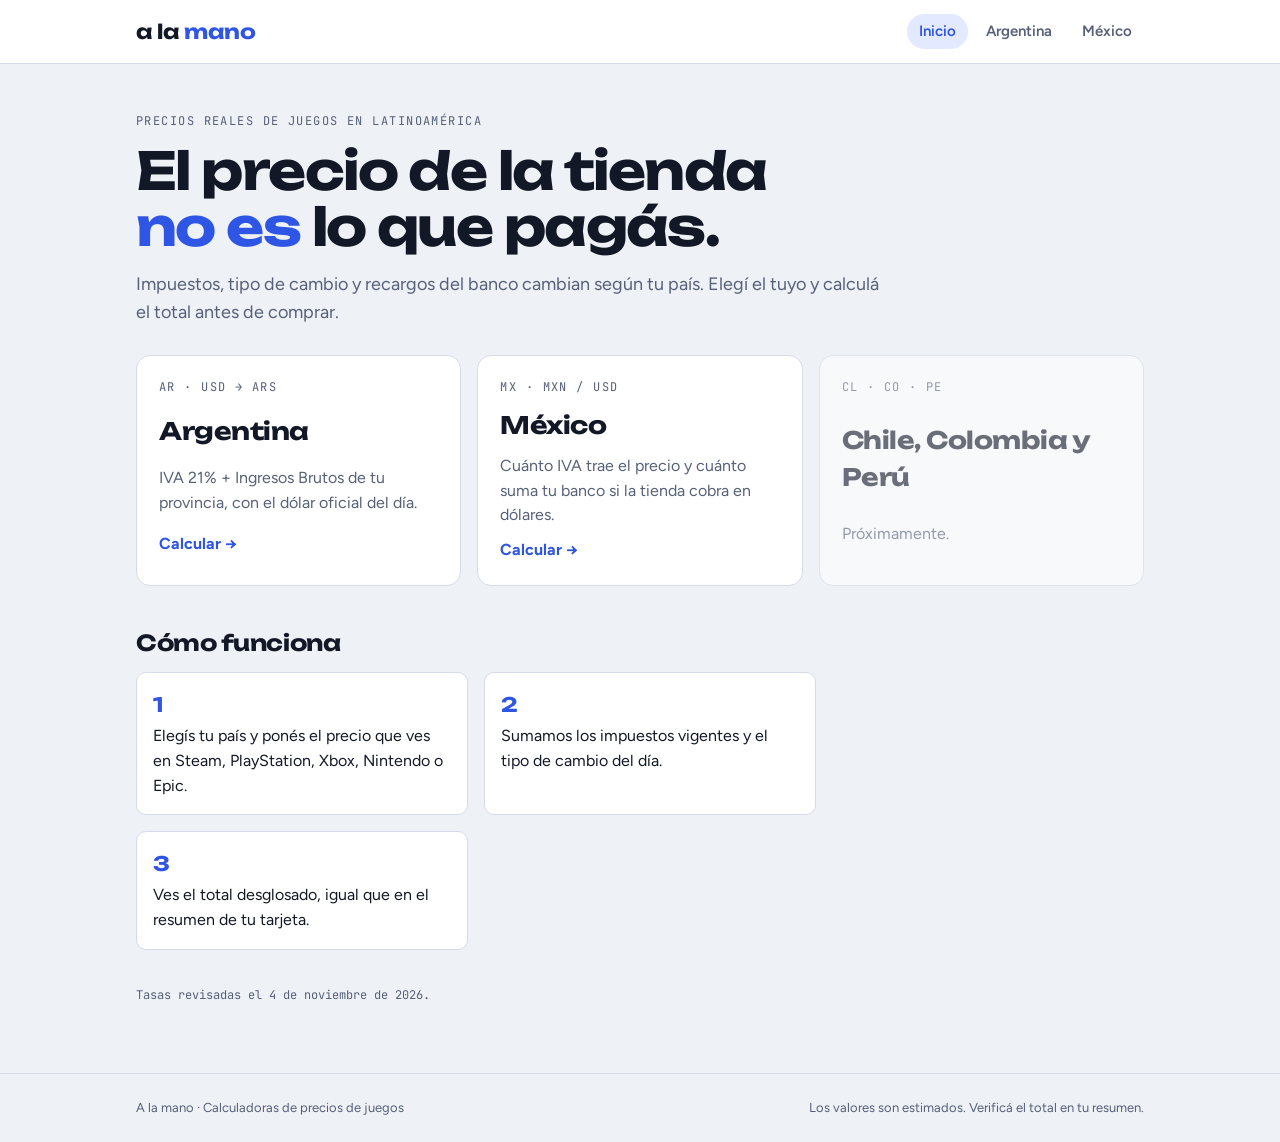
<file: index.html>
<!doctype html>
<html lang="es">
<head>
<meta charset="utf-8">
<meta name="viewport" content="width=device-width, initial-scale=1, viewport-fit=cover">
<title>A la mano</title>
<meta name="description" content="Calculá cuánto te sale realmente un juego en tu país: impuestos, tipo de cambio y recargos, sin sorpresas en el resumen de la tarjeta.">
<meta name="claude:viewport-fit-sides" content="cover">
<meta name="google-site-verification" content="AVG0t_rf5ydINPzw53CEuA3TEtkWbKig27O-tSV4neM">
<link rel="preconnect" href="https://fonts.googleapis.com"><link rel="preconnect" href="https://fonts.gstatic.com" crossorigin><link rel="stylesheet" href="https://fonts.googleapis.com/css2?family=Figtree:wght@400;600;700&family=JetBrains+Mono:wght@500;600;700&family=Unbounded:wght@600;700&display=swap">
<link rel="stylesheet" href="styles.css">
</head>
<body>
<header class="top"><div class="wrap"><a class="logo" href="index.html">a la <span>mano</span></a><nav class="nav" aria-label="Países"><a href="index.html" aria-current="page">Inicio</a><a href="argentina.html">Argentina</a><a href="mexico.html">México</a></nav></div></header>
<main>
  <div class="wrap hero">
    <p class="eyebrow">Precios reales de juegos en Latinoamérica</p>
    <h1>El precio de la tienda <em>no es</em> lo que pagás.</h1>
    <p class="lead">Impuestos, tipo de cambio y recargos del banco cambian según tu país. Elegí el tuyo y calculá el total antes de comprar.</p>
  </div>

  <div class="wrap countries">
    <a class="country" href="argentina.html">
      <span class="code">AR · USD → ARS</span>
      <h2>Argentina</h2>
      <p>IVA 21% + Ingresos Brutos de tu provincia, con el dólar oficial del día.</p>
      <span class="go">Calcular →</span>
    </a>
    <a class="country" href="mexico.html">
      <span class="code">MX · MXN / USD</span>
      <h2>México</h2>
      <p>Cuánto IVA trae el precio y cuánto suma tu banco si la tienda cobra en dólares.</p>
      <span class="go">Calcular →</span>
    </a>
    <div class="country soon" aria-disabled="true">
      <span class="code">CL · CO · PE</span>
      <h2>Chile, Colombia y Perú</h2>
      <p>Próximamente.</p>
    </div>
  </div>

  <div class="wrap content">
    <section>
      <h2 class="sec">Cómo funciona</h2>
      <ol class="steps">
        <li>Elegís tu país y ponés el precio que ves en Steam, PlayStation, Xbox, Nintendo o Epic.</li>
        <li>Sumamos los impuestos vigentes y el tipo de cambio del día.</li>
        <li>Ves el total desglosado, igual que en el resumen de tu tarjeta.</li>
      </ol>
    </section>
    <p class="updated">Tasas revisadas el 4 de noviembre de 2026.</p>
  </div>
</main>
<footer><div class="wrap"><span>A la mano · Calculadoras de precios de juegos</span><span>Los valores son estimados. Verificá el total en tu resumen.</span></div></footer><script src="app.js"></script>
</body>
</html>
</file>
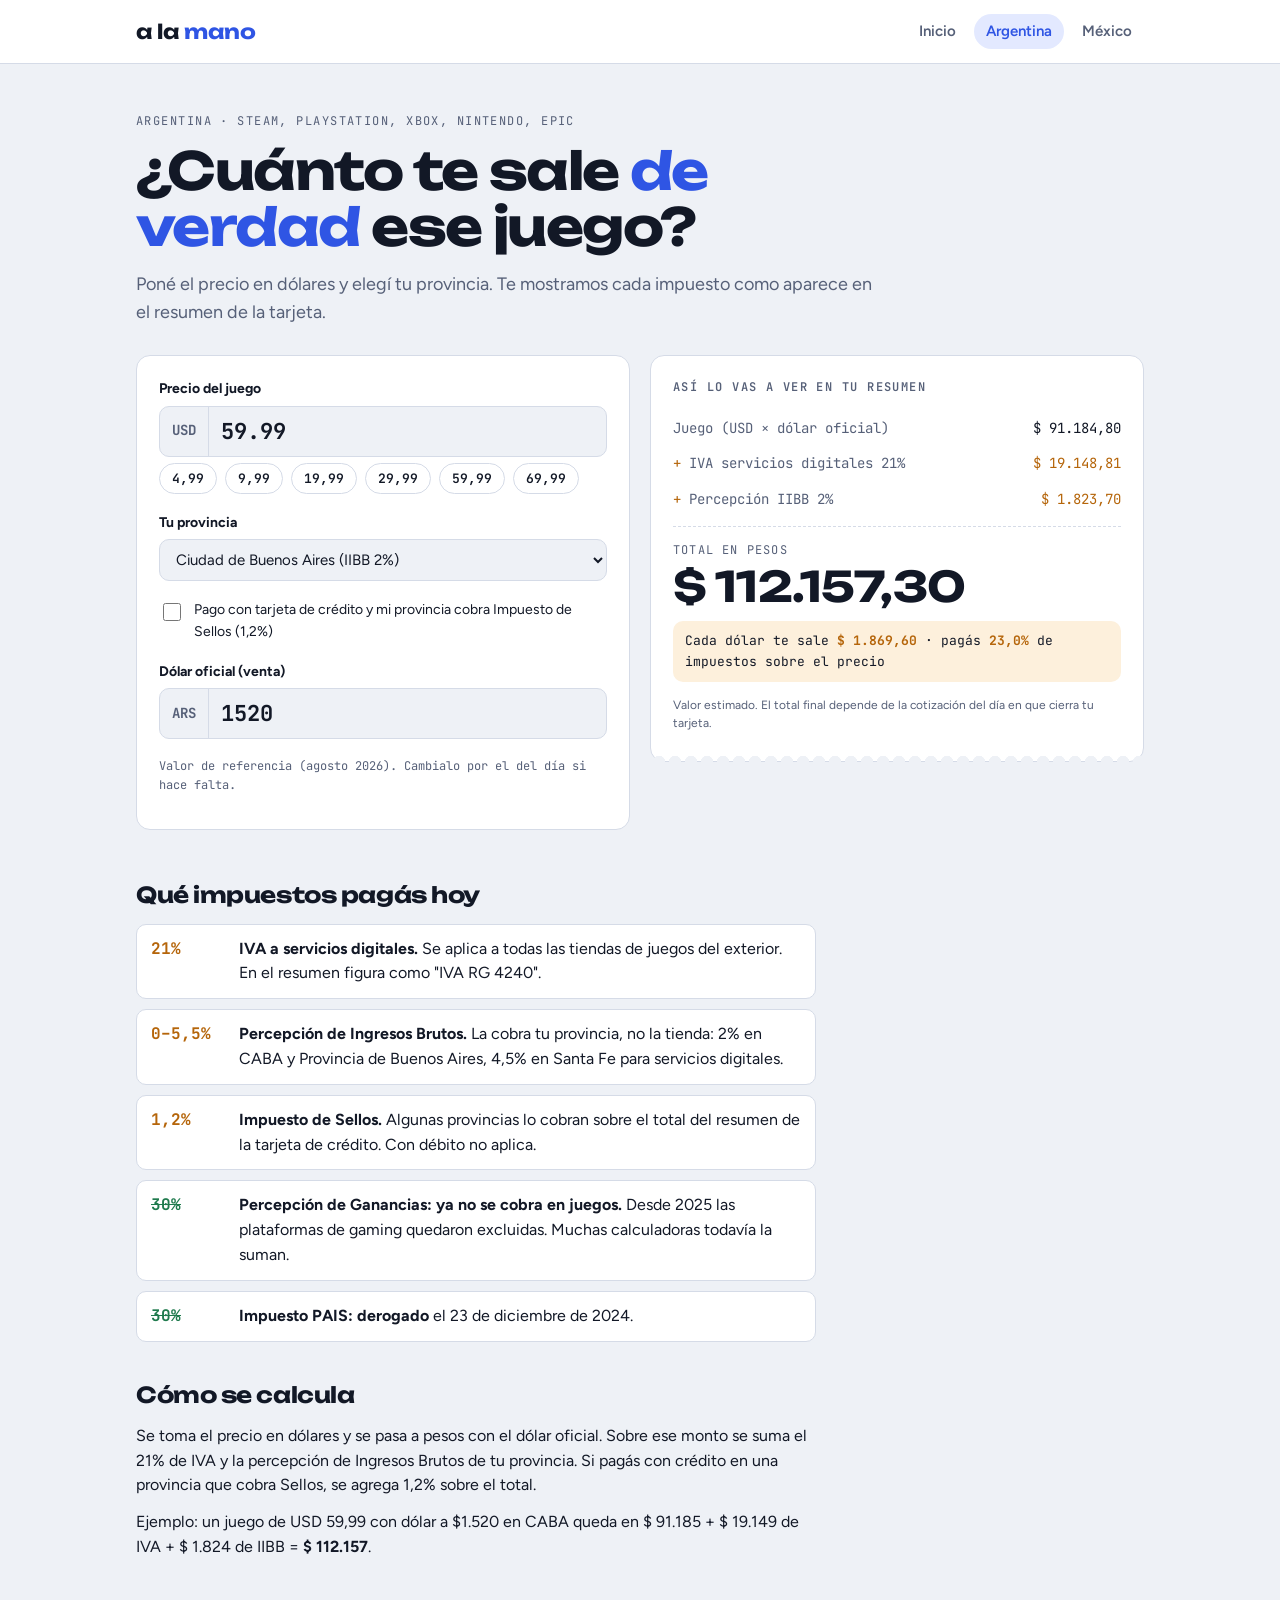
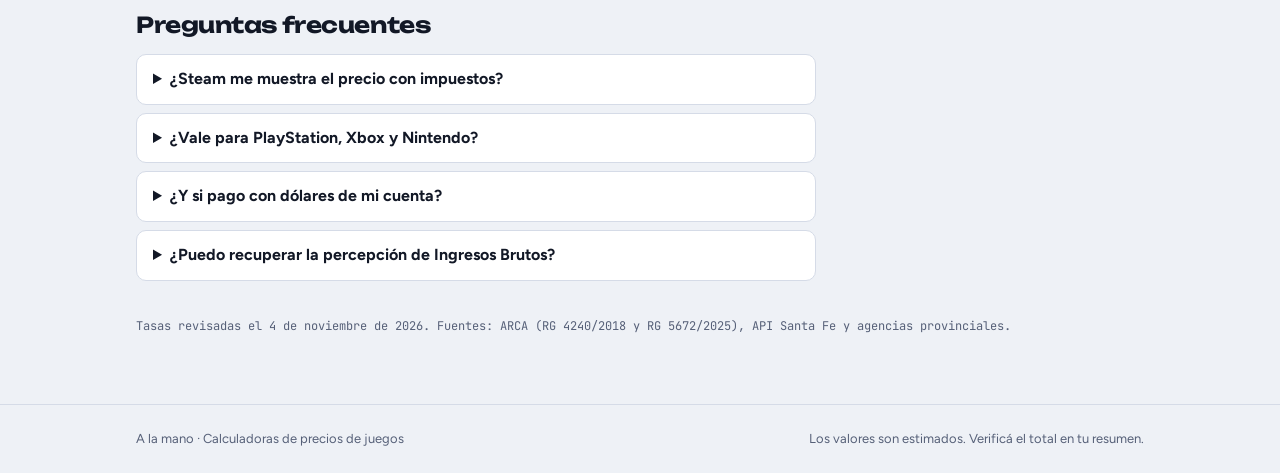
<file: argentina.html>
<!doctype html>
<html lang="es">
<head>
<meta charset="utf-8">
<meta name="viewport" content="width=device-width, initial-scale=1, viewport-fit=cover">
<title>Precio de juegos en Argentina con impuestos | A la mano</title>
<meta name="description" content="Calculá cuánto te sale un juego de Steam, PlayStation, Xbox o Nintendo en Argentina: precio en dólares + IVA 21% + Ingresos Brutos de tu provincia.">
<meta name="claude:viewport-fit-sides" content="cover">
<meta name="google-site-verification" content="AVG0t_rf5ydINPzw53CEuA3TEtkWbKig27O-tSV4neM">
<link rel="preconnect" href="https://fonts.googleapis.com"><link rel="preconnect" href="https://fonts.gstatic.com" crossorigin><link rel="stylesheet" href="https://fonts.googleapis.com/css2?family=Figtree:wght@400;600;700&family=JetBrains+Mono:wght@500;600;700&family=Unbounded:wght@600;700&display=swap">
<link rel="stylesheet" href="styles.css">
</head>
<body>
<header class="top"><div class="wrap"><a class="logo" href="index.html">a la <span>mano</span></a><nav class="nav" aria-label="Países"><a href="index.html">Inicio</a><a href="argentina.html" aria-current="page">Argentina</a><a href="mexico.html">México</a></nav></div></header>
<main data-page="ar">
  <div class="wrap hero">
    <p class="eyebrow">Argentina · Steam, PlayStation, Xbox, Nintendo, Epic</p>
    <h1>¿Cuánto te sale <em>de verdad</em> ese juego?</h1>
    <p class="lead">Poné el precio en dólares y elegí tu provincia. Te mostramos cada impuesto como aparece en el resumen de la tarjeta.</p>
  </div>

  <div class="wrap calc">
    <form class="panel" onsubmit="return false" aria-label="Datos de la compra">
      <div class="field">
        <label for="ar-usd">Precio del juego</label>
        <div class="money"><span>USD</span><input id="ar-usd" inputmode="decimal" autocomplete="off" value="59.99"></div>
        <div class="chips" aria-label="Precios comunes">
          <button type="button" class="chip" data-usd="4.99">4,99</button>
          <button type="button" class="chip" data-usd="9.99">9,99</button>
          <button type="button" class="chip" data-usd="19.99">19,99</button>
          <button type="button" class="chip" data-usd="29.99">29,99</button>
          <button type="button" class="chip" data-usd="59.99">59,99</button>
          <button type="button" class="chip" data-usd="69.99">69,99</button>
        </div>
      </div>

      <div class="field">
        <label for="ar-prov">Tu provincia</label>
        <select id="ar-prov">
          <option value="2">Ciudad de Buenos Aires (IIBB 2%)</option>
          <option value="2">Provincia de Buenos Aires (IIBB 2%)</option>
          <option value="4.5">Santa Fe (IIBB 4,5%)</option>
          <option value="otra">Otra provincia (cargo el %)</option>
          <option value="0">Mi provincia no cobra IIBB</option>
        </select>
        <div class="field" id="ar-other-wrap" hidden>
          <label for="ar-other">Percepción de Ingresos Brutos de tu provincia (%)</label>
          <input id="ar-other" class="small-input" inputmode="decimal" value="0">
          <p class="hint">Va de 0% a 5,5% según la provincia. Si no lo sabés, buscá "Percepción IIBB" en tu último resumen.</p>
        </div>
      </div>

      <label class="check" for="ar-sellos">
        <input type="checkbox" id="ar-sellos">
        <span>Pago con tarjeta de crédito y mi provincia cobra Impuesto de Sellos (1,2%)</span>
      </label>

      <div class="field">
        <label for="ar-rate">Dólar oficial (venta)</label>
        <div class="money"><span>ARS</span><input id="ar-rate" inputmode="decimal" autocomplete="off" value="1520"></div>
        <p class="rate-status" id="ar-rate-status">Valor de referencia (agosto 2026). Cambialo por el del día si hace falta.</p>
      </div>
    </form>

    <div class="receipt" aria-live="polite">
      <h2>Así lo vas a ver en tu resumen</h2>
      <div class="row"><span class="k">Juego (USD × dólar oficial)</span><span class="v" id="ar-o-base">—</span></div>
      <div class="row tax"><span class="k">IVA servicios digitales 21%</span><span class="v" id="ar-o-iva">—</span></div>
      <div class="row tax"><span class="k" id="ar-o-iibb-k">Percepción IIBB</span><span class="v" id="ar-o-iibb">—</span></div>
      <div class="row tax" id="ar-row-sellos" hidden><span class="k">Impuesto de Sellos 1,2%</span><span class="v" id="ar-o-sellos">—</span></div>
      <div class="rule"></div>
      <div class="total"><span class="k">Total en pesos</span><span class="v" id="ar-o-total">—</span></div>
      <p class="per">Cada dólar te sale <b id="ar-o-per">—</b> · pagás <b id="ar-o-pct">—</b> de impuestos sobre el precio</p>
      <p class="disclaimer">Valor estimado. El total final depende de la cotización del día en que cierra tu tarjeta.</p>
    </div>
  </div>

  <div class="wrap content">
    <section>
      <h2 class="sec">Qué impuestos pagás hoy</h2>
      <ul class="taxlist">
        <li><span class="pct">21%</span><span><b>IVA a servicios digitales.</b> Se aplica a todas las tiendas de juegos del exterior. En el resumen figura como "IVA RG 4240".</span></li>
        <li><span class="pct">0–5,5%</span><span><b>Percepción de Ingresos Brutos.</b> La cobra tu provincia, no la tienda: 2% en CABA y Provincia de Buenos Aires, 4,5% en Santa Fe para servicios digitales.</span></li>
        <li><span class="pct">1,2%</span><span><b>Impuesto de Sellos.</b> Algunas provincias lo cobran sobre el total del resumen de la tarjeta de crédito. Con débito no aplica.</span></li>
        <li><span class="pct off">30%</span><span><b>Percepción de Ganancias: ya no se cobra en juegos.</b> Desde 2025 las plataformas de gaming quedaron excluidas. Muchas calculadoras todavía la suman.</span></li>
        <li><span class="pct off">30%</span><span><b>Impuesto PAIS: derogado</b> el 23 de diciembre de 2024.</span></li>
      </ul>
    </section>

    <section>
      <h2 class="sec">Cómo se calcula</h2>
      <p>Se toma el precio en dólares y se pasa a pesos con el dólar oficial. Sobre ese monto se suma el 21% de IVA y la percepción de Ingresos Brutos de tu provincia. Si pagás con crédito en una provincia que cobra Sellos, se agrega 1,2% sobre el total.</p>
      <p>Ejemplo: un juego de USD 59,99 con dólar a $1.520 en CABA queda en $ 91.185 + $ 19.149 de IVA + $ 1.824 de IIBB = <b>$ 112.157</b>.</p>
    </section>

    <section>
      <h2 class="sec">Preguntas frecuentes</h2>
      <details><summary>¿Steam me muestra el precio con impuestos?</summary><p>No. Steam muestra el precio en dólares sin los impuestos argentinos; el IVA y las percepciones aparecen después en el resumen de tu tarjeta.</p></details>
      <details><summary>¿Vale para PlayStation, Xbox y Nintendo?</summary><p>Sí. Todas las tiendas digitales del exterior tienen el mismo IVA del 21% y la percepción de tu provincia. Lo que cambia es el precio de cada juego en cada tienda.</p></details>
      <details><summary>¿Y si pago con dólares de mi cuenta?</summary><p>Te evitás la conversión al dólar oficial, pero el IVA del 21% y la percepción provincial se cobran igual.</p></details>
      <details><summary>¿Puedo recuperar la percepción de Ingresos Brutos?</summary><p>Algunas provincias, como Santa Fe, permiten pedir la devolución o usarla como crédito para otros impuestos. Consultá en la agencia de recaudación de tu provincia.</p></details>
    </section>

    <p class="updated">Tasas revisadas el 4 de noviembre de 2026. Fuentes: ARCA (RG 4240/2018 y RG 5672/2025), API Santa Fe y agencias provinciales.</p>
  </div>
</main>
<footer><div class="wrap"><span>A la mano · Calculadoras de precios de juegos</span><span>Los valores son estimados. Verificá el total en tu resumen.</span></div></footer><script src="app.js"></script>
</body>
</html>
</file>
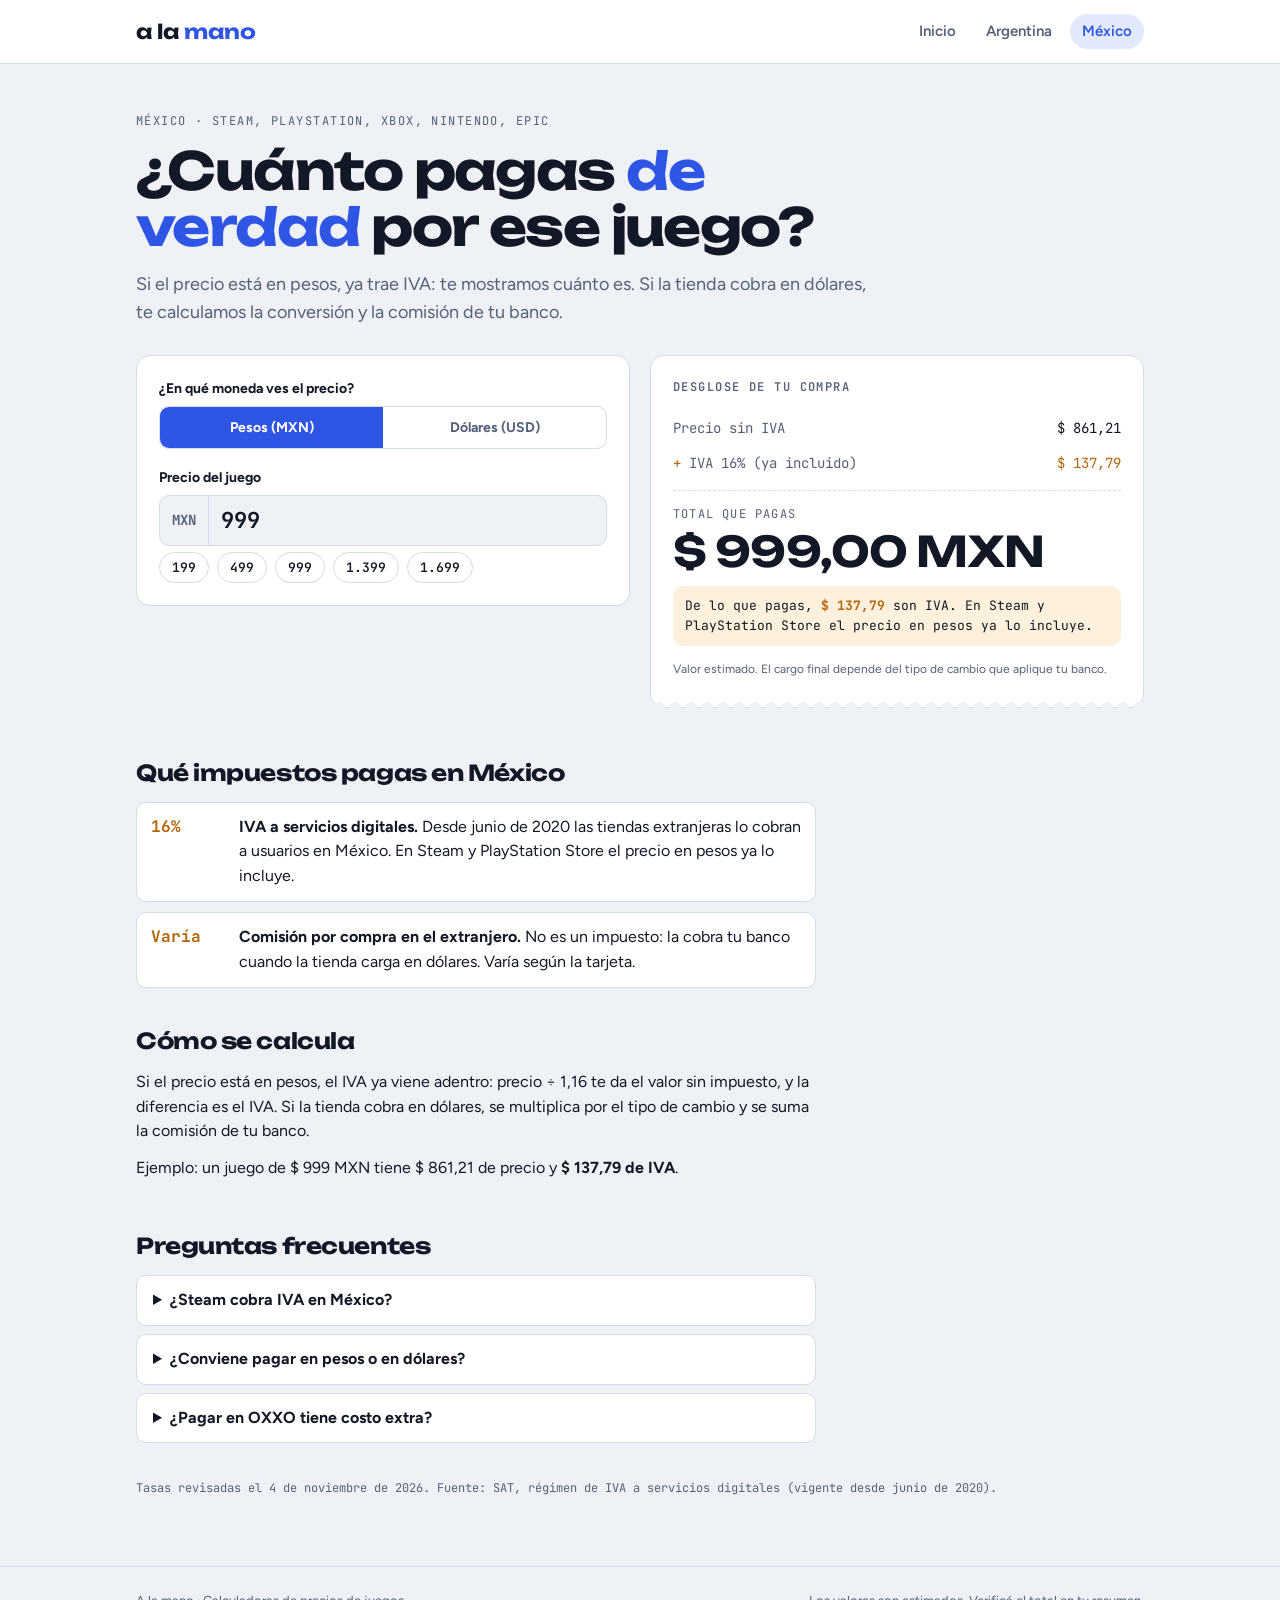
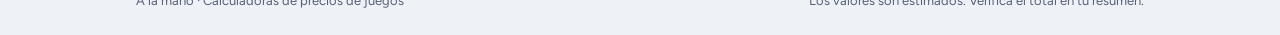
<file: mexico.html>
<!doctype html>
<html lang="es">
<head>
<meta charset="utf-8">
<meta name="viewport" content="width=device-width, initial-scale=1, viewport-fit=cover">
<title>Precio de juegos en México con IVA | A la mano</title>
<meta name="description" content="Calcula cuánto pagas realmente por un juego en México: el IVA del 16% que ya incluye el precio, o la conversión y comisión si la tienda cobra en dólares.">
<meta name="claude:viewport-fit-sides" content="cover">
<meta name="google-site-verification" content="AVG0t_rf5ydINPzw53CEuA3TEtkWbKig27O-tSV4neM">
<link rel="preconnect" href="https://fonts.googleapis.com"><link rel="preconnect" href="https://fonts.gstatic.com" crossorigin><link rel="stylesheet" href="https://fonts.googleapis.com/css2?family=Figtree:wght@400;600;700&family=JetBrains+Mono:wght@500;600;700&family=Unbounded:wght@600;700&display=swap">
<link rel="stylesheet" href="styles.css">
</head>
<body>
<header class="top"><div class="wrap"><a class="logo" href="index.html">a la <span>mano</span></a><nav class="nav" aria-label="Países"><a href="index.html">Inicio</a><a href="argentina.html">Argentina</a><a href="mexico.html" aria-current="page">México</a></nav></div></header>
<main data-page="mx">
  <div class="wrap hero">
    <p class="eyebrow">México · Steam, PlayStation, Xbox, Nintendo, Epic</p>
    <h1>¿Cuánto pagas <em>de verdad</em> por ese juego?</h1>
    <p class="lead">Si el precio está en pesos, ya trae IVA: te mostramos cuánto es. Si la tienda cobra en dólares, te calculamos la conversión y la comisión de tu banco.</p>
  </div>

  <div class="wrap calc">
    <form class="panel" onsubmit="return false" aria-label="Datos de la compra">
      <div class="field">
        <span class="label" id="mx-mode-label">¿En qué moneda ves el precio?</span>
        <div class="seg" role="group" aria-labelledby="mx-mode-label">
          <button type="button" id="mx-mode-mxn" aria-pressed="true">Pesos (MXN)</button>
          <button type="button" id="mx-mode-usd" aria-pressed="false">Dólares (USD)</button>
        </div>
      </div>

      <div class="field">
        <label for="mx-amount">Precio del juego</label>
        <div class="money"><span id="mx-cur">MXN</span><input id="mx-amount" inputmode="decimal" autocomplete="off" value="999"></div>
        <div class="chips" aria-label="Precios comunes en pesos">
          <button type="button" class="chip" data-mxn="199">199</button>
          <button type="button" class="chip" data-mxn="499">499</button>
          <button type="button" class="chip" data-mxn="999">999</button>
          <button type="button" class="chip" data-mxn="1399">1.399</button>
          <button type="button" class="chip" data-mxn="1699">1.699</button>
        </div>
      </div>

      <div id="mx-usd-fields" hidden>
        <div class="field">
          <label for="mx-rate">Tipo de cambio (pesos por dólar)</label>
          <div class="money"><span>MXN</span><input id="mx-rate" inputmode="decimal" autocomplete="off" value="18.50"></div>
          <p class="rate-status" id="mx-rate-status">Valor de ejemplo. Cámbialo por el del día.</p>
        </div>
        <div class="field">
          <label for="mx-fee">Comisión de tu banco por compra en el extranjero (%)</label>
          <input id="mx-fee" class="small-input" inputmode="decimal" value="0">
          <p class="hint">Muchas tarjetas cobran una comisión por compras en otra moneda. Revisa el porcentaje en tu contrato o estado de cuenta.</p>
        </div>
      </div>
    </form>

    <div class="receipt" aria-live="polite">
      <h2>Desglose de tu compra</h2>
      <div id="mx-mxn-rows">
        <div class="row"><span class="k">Precio sin IVA</span><span class="v" id="mx-o-base">—</span></div>
        <div class="row tax"><span class="k">IVA 16% (ya incluido)</span><span class="v" id="mx-o-iva">—</span></div>
      </div>
      <div id="mx-usd-rows" hidden>
        <div class="row"><span class="k">Precio convertido a pesos</span><span class="v" id="mx-o-conv">—</span></div>
        <div class="row tax"><span class="k" id="mx-o-fee-k">Comisión del banco</span><span class="v" id="mx-o-fee">—</span></div>
      </div>
      <div class="rule"></div>
      <div class="total"><span class="k">Total que pagas</span><span class="v" id="mx-o-total">—</span></div>
      <p class="per" id="mx-o-note">—</p>
      <p class="disclaimer">Valor estimado. El cargo final depende del tipo de cambio que aplique tu banco.</p>
    </div>
  </div>

  <div class="wrap content">
    <section>
      <h2 class="sec">Qué impuestos pagas en México</h2>
      <ul class="taxlist">
        <li><span class="pct">16%</span><span><b>IVA a servicios digitales.</b> Desde junio de 2020 las tiendas extranjeras lo cobran a usuarios en México. En Steam y PlayStation Store el precio en pesos ya lo incluye.</span></li>
        <li><span class="pct">Varía</span><span><b>Comisión por compra en el extranjero.</b> No es un impuesto: la cobra tu banco cuando la tienda carga en dólares. Varía según la tarjeta.</span></li>
      </ul>
    </section>

    <section>
      <h2 class="sec">Cómo se calcula</h2>
      <p>Si el precio está en pesos, el IVA ya viene adentro: precio ÷ 1,16 te da el valor sin impuesto, y la diferencia es el IVA. Si la tienda cobra en dólares, se multiplica por el tipo de cambio y se suma la comisión de tu banco.</p>
      <p>Ejemplo: un juego de $ 999 MXN tiene $ 861,21 de precio y <b>$ 137,79 de IVA</b>.</p>
    </section>

    <section>
      <h2 class="sec">Preguntas frecuentes</h2>
      <details><summary>¿Steam cobra IVA en México?</summary><p>Sí. Desde 2020 los precios de Steam para México incluyen IVA. Cada editor decide si absorbe el impuesto o sube el precio.</p></details>
      <details><summary>¿Conviene pagar en pesos o en dólares?</summary><p>Si la tienda te deja pagar en pesos, normalmente evitas la comisión por compra en el extranjero. Compara el total de ambas opciones con esta calculadora.</p></details>
      <details><summary>¿Pagar en OXXO tiene costo extra?</summary><p>Algunos intermediarios cobran una comisión por pago en efectivo. Revisa el total antes de confirmar.</p></details>
    </section>

    <p class="updated">Tasas revisadas el 4 de noviembre de 2026. Fuente: SAT, régimen de IVA a servicios digitales (vigente desde junio de 2020).</p>
  </div>
</main>
<footer><div class="wrap"><span>A la mano · Calculadoras de precios de juegos</span><span>Los valores son estimados. Verificá el total en tu resumen.</span></div></footer><script src="app.js"></script>
</body>
</html>
</file>
<file: styles.css>
/* Layout: a single centered column; each country page = hero line + calculator (inputs | receipt) + explainer + FAQ */
:root {
  --bg: #eef1f6;
  --surface: #ffffff;
  --ink: #121826;
  --muted: #566078;
  --line: #d5dbe7;
  --accent: #2f55e4;
  --accent-ink: #ffffff;
  --accent-soft: #e3e9ff;
  --tax: #b5650a;
  --tax-soft: #fdf0dc;
  --good: #1f7a4d;
  --display: "Unbounded", "Arial Black", system-ui, sans-serif;
  --body: "Figtree", system-ui, -apple-system, "Segoe UI", sans-serif;
  --mono: "JetBrains Mono", ui-monospace, "SFMono-Regular", Menlo, monospace;
  --radius: 14px;
}
@media (prefers-color-scheme: dark) {
  :root:not([data-theme="light"]) {
    --bg: #0e1320; --surface: #171f31; --ink: #e9edf6; --muted: #9aa5bd; --line: #2a3550;
    --accent: #7d97ff; --accent-ink: #0e1320; --accent-soft: #1f2a4a; --tax: #f0b35e; --tax-soft: #33270f; --good: #5fd09a;
    color-scheme: dark;
  }
}
:root[data-theme="dark"] {
  --bg: #0e1320; --surface: #171f31; --ink: #e9edf6; --muted: #9aa5bd; --line: #2a3550;
  --accent: #7d97ff; --accent-ink: #0e1320; --accent-soft: #1f2a4a; --tax: #f0b35e; --tax-soft: #33270f; --good: #5fd09a;
  color-scheme: dark;
}

* { box-sizing: border-box; }
[hidden] { display: none !important; }
body {
  margin: 0;
  background: var(--bg);
  color: var(--ink);
  font-family: var(--body);
  font-size: 16px;
  line-height: 1.55;
}
.wrap {
  max-width: 1040px;
  margin: 0 auto;
  padding-left: max(16px, env(safe-area-inset-left, 0px));
  padding-right: max(16px, env(safe-area-inset-right, 0px));
}
a { color: var(--accent); }
a:focus-visible, button:focus-visible, input:focus-visible, select:focus-visible { outline: 3px solid var(--accent); outline-offset: 2px; }

/* Header */
.top { border-bottom: 1px solid var(--line); background: var(--surface); }
.top .wrap { display: flex; align-items: center; justify-content: space-between; gap: 16px; padding-block: 14px; flex-wrap: wrap; }
.logo { font-family: var(--display); font-weight: 700; font-size: 20px; color: var(--ink); text-decoration: none; letter-spacing: -0.02em; }
.logo span { color: var(--accent); }
.nav { display: flex; gap: 6px; flex-wrap: wrap; }
.nav a { text-decoration: none; color: var(--muted); font-weight: 600; font-size: 15px; padding: 6px 12px; border-radius: 999px; }
.nav a[aria-current="page"] { background: var(--accent-soft); color: var(--accent); }

/* Hero */
.hero { padding-block: 48px 28px; }
.eyebrow { font-family: var(--mono); font-size: 12px; letter-spacing: 0.12em; text-transform: uppercase; color: var(--muted); margin: 0 0 12px; }
h1 { font-family: var(--display); font-weight: 700; font-size: clamp(30px, 5vw, 52px); line-height: 1.08; letter-spacing: -0.03em; margin: 0 0 16px; text-wrap: balance; }
h1 em { font-style: normal; color: var(--accent); }
.lead { font-size: 18px; color: var(--muted); max-width: 62ch; margin: 0; }

/* Calculator */
.calc { display: grid; grid-template-columns: minmax(0, 1fr) minmax(0, 1fr); gap: 20px; align-items: start; padding-bottom: 40px; }
@media (max-width: 760px) { .calc { grid-template-columns: minmax(0, 1fr); } }
.panel { background: var(--surface); border: 1px solid var(--line); border-radius: var(--radius); padding: 22px; display: grid; gap: 18px; min-width: 0; }
.field { display: grid; gap: 6px; }
.field label, .field .label { font-weight: 700; font-size: 14px; }
.hint { font-size: 13px; color: var(--muted); margin: 0; }
.money { display: flex; align-items: stretch; border: 1.5px solid var(--line); border-radius: 10px; overflow: hidden; background: var(--bg); }
.money:focus-within { border-color: var(--accent); }
.money span { font-family: var(--mono); font-weight: 700; padding: 0 12px; display: flex; align-items: center; color: var(--muted); border-right: 1px solid var(--line); font-size: 14px; }
.money input { border: 0; background: transparent; color: var(--ink); font-family: var(--mono); font-size: 22px; font-weight: 700; padding: 10px 12px; width: 100%; min-width: 0; outline: none; }
select, .small-input { font: inherit; font-size: 15px; color: var(--ink); background: var(--bg); border: 1.5px solid var(--line); border-radius: 10px; padding: 10px 12px; width: 100%; }
.chips { display: flex; flex-wrap: wrap; gap: 8px; }
.chip { font-family: var(--mono); font-size: 13px; font-weight: 600; border: 1.5px solid var(--line); background: transparent; color: var(--ink); border-radius: 999px; padding: 6px 12px; cursor: pointer; }
.chip:hover { border-color: var(--accent); color: var(--accent); }
.seg { display: grid; grid-template-columns: 1fr 1fr; border: 1.5px solid var(--line); border-radius: 10px; overflow: hidden; }
.seg button { font: inherit; font-weight: 700; font-size: 14px; border: 0; background: transparent; color: var(--muted); padding: 10px; cursor: pointer; }
.seg button[aria-pressed="true"] { background: var(--accent); color: var(--accent-ink); }
.check { display: flex; gap: 10px; align-items: flex-start; font-size: 14px; }
.check input { margin-top: 4px; width: 18px; height: 18px; accent-color: var(--accent); flex: none; }
.rate-status { font-family: var(--mono); font-size: 12px; color: var(--muted); }
.rate-status.live { color: var(--good); }

/* Receipt: styled like a card statement */
.receipt { background: var(--surface); border: 1px solid var(--line); border-radius: var(--radius); padding: 22px; font-family: var(--mono); font-size: 14px; position: relative; min-width: 0; }
.receipt::after { content: ""; position: absolute; left: 0; right: 0; bottom: -1px; height: 10px; background: radial-gradient(circle at 8px 10px, var(--bg) 6px, transparent 6.5px) repeat-x; background-size: 16px 10px; }
.receipt h2 { font-family: var(--mono); font-size: 12px; letter-spacing: 0.12em; text-transform: uppercase; color: var(--muted); margin: 0 0 14px; font-weight: 600; }
.row { display: flex; justify-content: space-between; gap: 12px; padding: 7px 0; font-variant-numeric: tabular-nums; }
.row .k { color: var(--muted); min-width: 0; }
.row .v { text-align: right; white-space: nowrap; }
.row.tax .v { color: var(--tax); }
.row.tax .k::before { content: "+ "; color: var(--tax); }
.rule { border-top: 1.5px dashed var(--line); margin: 8px 0; }
.total { display: grid; gap: 4px; padding-top: 6px; }
.total .k { font-size: 12px; letter-spacing: 0.1em; text-transform: uppercase; color: var(--muted); }
.total .v { font-family: var(--display); font-size: clamp(30px, 6vw, 42px); font-weight: 700; letter-spacing: -0.02em; line-height: 1.1; word-break: break-all; }
.per { margin-top: 12px; background: var(--tax-soft); color: var(--ink); border-radius: 10px; padding: 10px 12px; font-size: 13px; }
.per b { color: var(--tax); }
.disclaimer { font-family: var(--body); font-size: 12px; color: var(--muted); margin: 14px 0 6px; }

/* Content sections */
.content { display: grid; gap: 36px; padding-block: 8px 56px; }
.content section { max-width: 68ch; }
h2.sec { font-family: var(--display); font-size: 22px; letter-spacing: -0.02em; margin: 0 0 12px; text-wrap: balance; }
.content p { margin: 0 0 12px; }
.taxlist { display: grid; gap: 10px; margin: 0; padding: 0; list-style: none; }
.taxlist li { display: grid; grid-template-columns: 76px minmax(0, 1fr); gap: 12px; align-items: baseline; padding: 12px 14px; background: var(--surface); border: 1px solid var(--line); border-radius: 10px; }
.taxlist .pct { font-family: var(--mono); font-weight: 700; color: var(--tax); }
.taxlist .pct.off { color: var(--good); text-decoration: line-through; }
details { background: var(--surface); border: 1px solid var(--line); border-radius: 10px; padding: 12px 16px; }
details + details { margin-top: 8px; }
summary { font-weight: 700; cursor: pointer; }
details p { margin: 10px 0 0; color: var(--muted); }
.updated { font-family: var(--mono); font-size: 12px; color: var(--muted); }

/* Home */
.countries { display: grid; grid-template-columns: repeat(auto-fit, minmax(260px, 1fr)); gap: 16px; padding-bottom: 32px; }
.country { display: grid; gap: 10px; background: var(--surface); border: 1px solid var(--line); border-radius: var(--radius); padding: 22px; text-decoration: none; color: var(--ink); transition: border-color .15s, transform .15s; }
.country:hover { border-color: var(--accent); transform: translateY(-2px); }
.country .code { font-family: var(--mono); font-size: 12px; letter-spacing: .12em; color: var(--muted); }
.country h2 { font-family: var(--display); font-size: 24px; margin: 0; letter-spacing: -0.02em; }
.country p { margin: 0; color: var(--muted); }
.country .go { font-weight: 700; color: var(--accent); }
.country.soon { opacity: .6; pointer-events: none; }
.steps { display: grid; grid-template-columns: repeat(auto-fit, minmax(220px, 1fr)); gap: 16px; padding: 0; margin: 0; list-style: none; counter-reset: s; }
.steps li { counter-increment: s; background: var(--surface); border: 1px solid var(--line); border-radius: 10px; padding: 16px; }
.steps li::before { content: counter(s); font-family: var(--display); font-weight: 700; color: var(--accent); display: block; font-size: 20px; margin-bottom: 4px; }

footer { border-top: 1px solid var(--line); padding-block: 24px; font-size: 13px; color: var(--muted); }
footer .wrap { display: flex; flex-wrap: wrap; justify-content: space-between; gap: 12px; }

@media (prefers-reduced-motion: reduce) { .country { transition: none; } .country:hover { transform: none; } }
</file>
